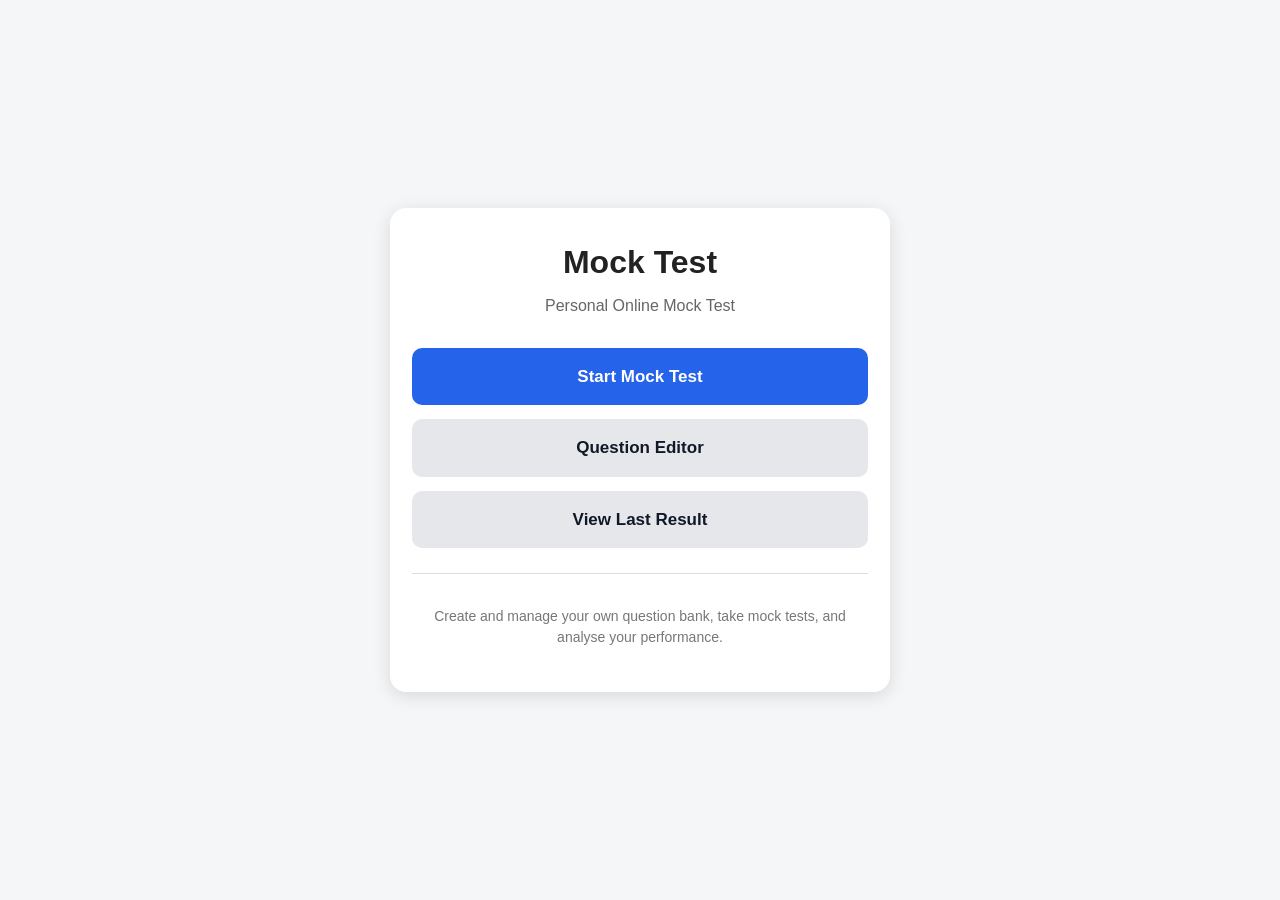
<file: index.html>
<!DOCTYPE html>
<html lang="en">
<head>
    <meta charset="UTF-8">

    <meta name="viewport"
          content="width=device-width, initial-scale=1.0">

    <title>Mock Test</title>

    <link rel="stylesheet" href="css/style.css">

    <style>
        * {
            box-sizing: border-box;
        }

        body {
            margin: 0;
            min-height: 100vh;
            font-family: Arial, sans-serif;
            background: #f4f6f8;
            display: flex;
            justify-content: center;
            align-items: center;
        }

        .container {
            width: 92%;
            max-width: 500px;
            background: white;
            padding: 30px 22px;
            border-radius: 16px;
            box-shadow: 0 4px 18px rgba(0, 0, 0, 0.12);
            text-align: center;
        }

        h1 {
            margin-top: 0;
            margin-bottom: 8px;
            font-size: 32px;
        }

        .subtitle {
            color: #666;
            margin-bottom: 30px;
            font-size: 16px;
        }

        .menu-button {
            display: block;
            width: 100%;
            padding: 16px;
            margin: 14px 0;
            border: none;
            border-radius: 10px;
            font-size: 17px;
            font-weight: bold;
            cursor: pointer;
            text-decoration: none;
        }

        .start {
            background: #2563eb;
            color: white;
        }

        .editor {
            background: #e5e7eb;
            color: #111827;
        }

        .result {
            background: #e5e7eb;
            color: #111827;
        }

        .menu-button:active {
            transform: scale(0.98);
        }

        .info {
            margin-top: 25px;
            padding-top: 18px;
            border-top: 1px solid #ddd;
            color: #777;
            font-size: 14px;
            line-height: 1.5;
        }
    </style>
</head>

<body>

    <main class="container">

        <h1>Mock Test</h1>

        <p class="subtitle">
            Personal Online Mock Test
        </p>

        <a href="test.html"
           class="menu-button start">
            Start Mock Test
        </a>

        <a href="editor.html"
           class="menu-button editor">
            Question Editor
        </a>

        <a href="result.html"
           class="menu-button result">
            View Last Result
        </a>

        <div class="info">
            <p>
                Create and manage your own question bank,
                take mock tests, and analyse your performance.
            </p>
        </div>

    </main>

</body>
</html>
</file>
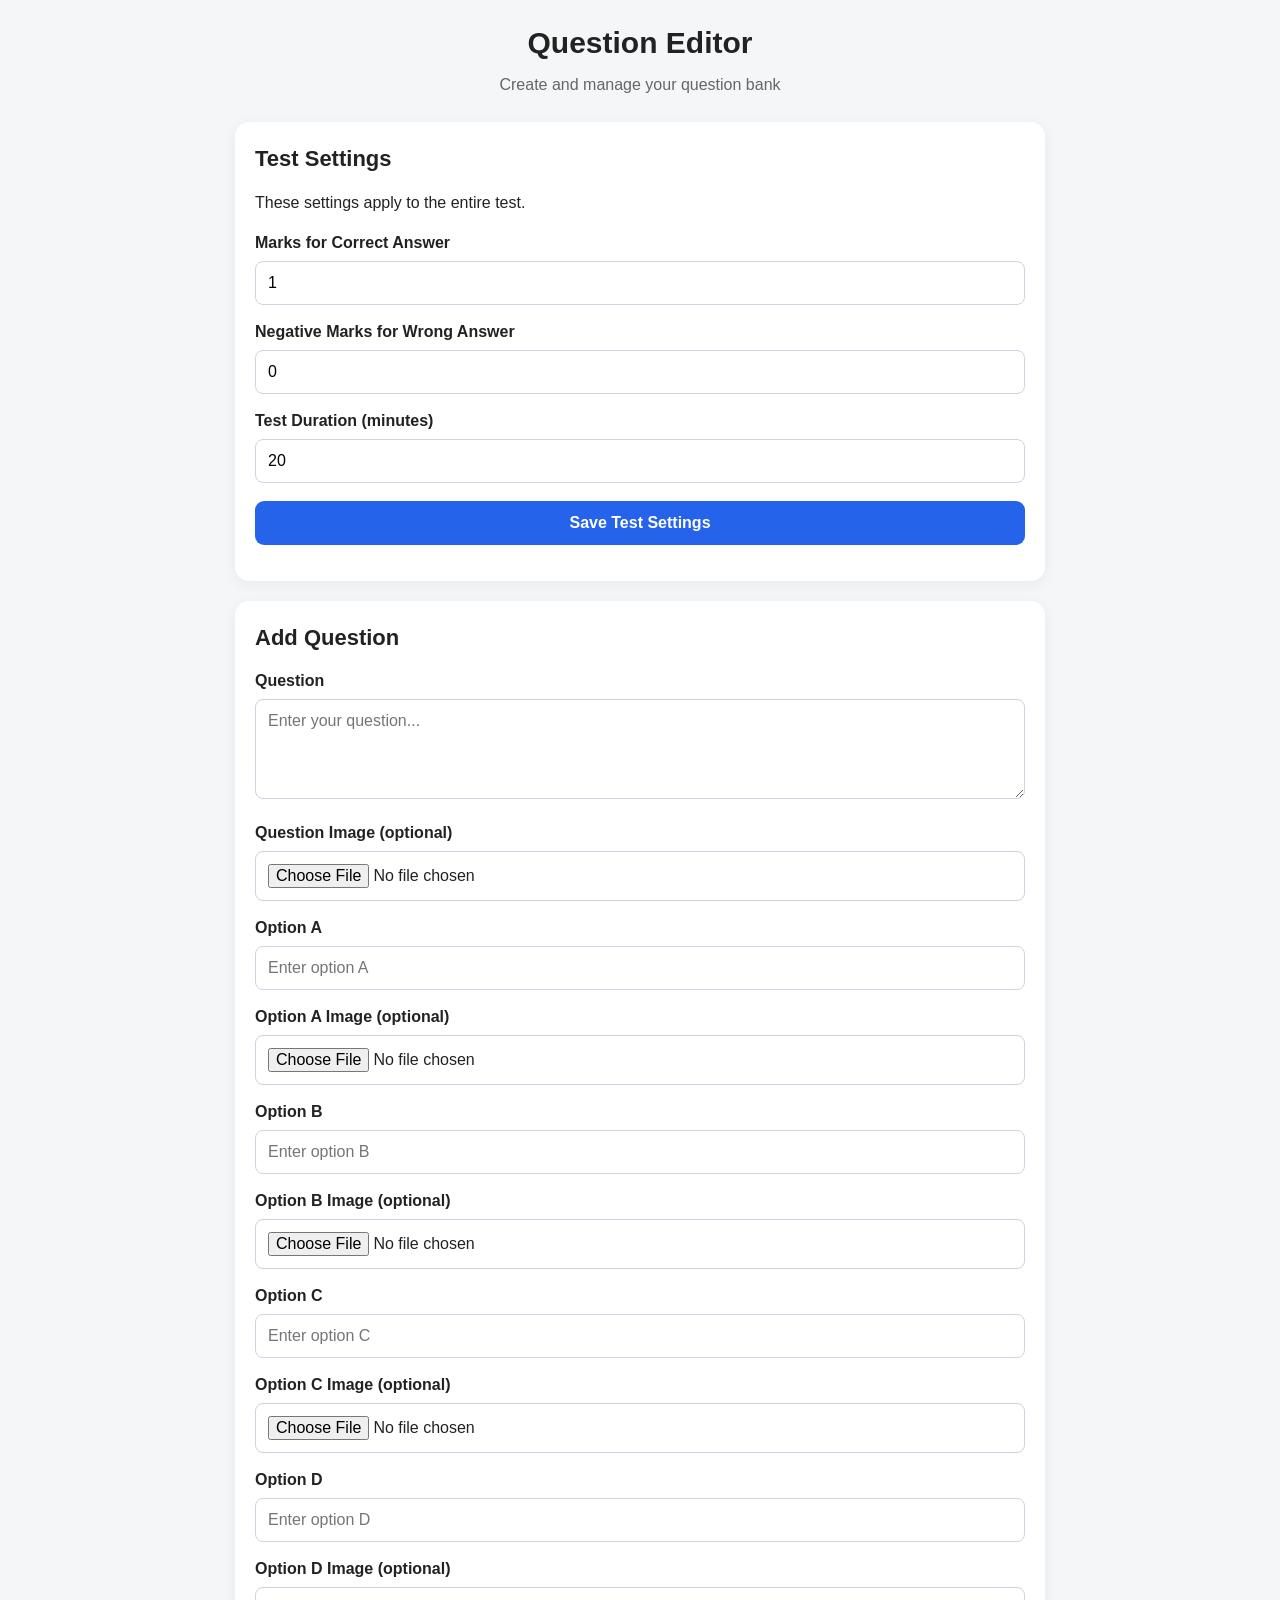
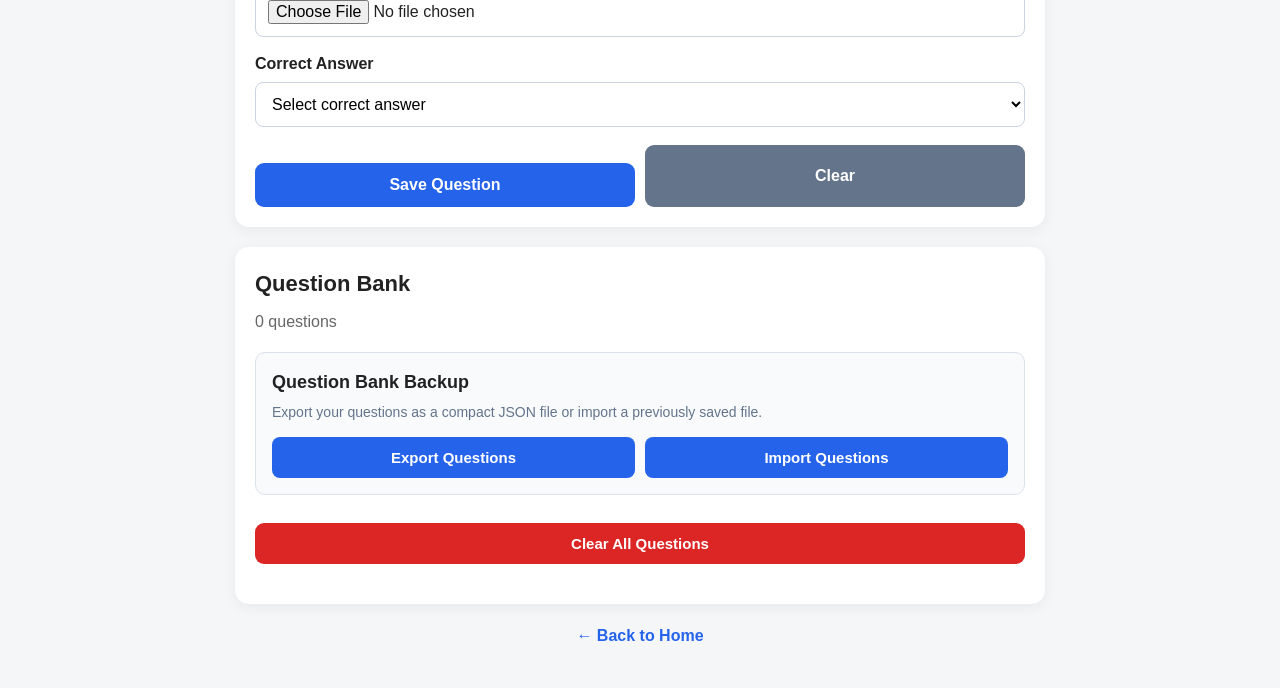
<file: editor.html>
<!DOCTYPE html>
<html lang="en">

<head>

    <meta charset="UTF-8">

    <meta
        name="viewport"
        content="width=device-width, initial-scale=1.0"
    >

    <title>Question Editor</title>

    <link
        rel="stylesheet"
        href="css/style.css"
    >

</head>


<body>


<div class="editor-container">


    <!-- ========================================= -->
    <!-- HEADER -->
    <!-- ========================================= -->

    <header>

        <h1>Question Editor</h1>

        <p class="subtitle">
            Create and manage your question bank
        </p>

    </header>


    <!-- ========================================= -->
    <!-- TEST SETTINGS -->
    <!-- ========================================= -->

    <section class="settings-section">

        <h2>Test Settings</h2>

        <p>
            These settings apply to the entire test.
        </p>


        <label for="positiveMarks">
            Marks for Correct Answer
        </label>

        <input
            type="number"
            id="positiveMarks"
            min="0"
            step="0.25"
            required
        >


        <label for="negativeMarks">
            Negative Marks for Wrong Answer
        </label>

        <input
            type="number"
            id="negativeMarks"
            min="0"
            step="0.25"
            required
        >


        <label for="testDuration">
            Test Duration (minutes)
        </label>

        <input
            type="number"
            id="testDuration"
            min="1"
            step="1"
            required
        >


        <button
            type="button"
            id="saveSettingsButton"
        >
            Save Test Settings
        </button>


        <p id="settingsMessage"></p>

    </section>


    <!-- ========================================= -->
    <!-- QUESTION FORM -->
    <!-- ========================================= -->

    <section class="question-section">


        <h2 id="formTitle">
            Add Question
        </h2>


        <form id="questionForm">


            <input
                type="hidden"
                id="questionId"
            >


            <!-- ===================================== -->
            <!-- QUESTION -->
            <!-- ===================================== -->

            <label for="question">
                Question
            </label>

            <textarea
                id="question"
                rows="4"
                placeholder="Enter your question..."
            ></textarea>


            <label for="questionImage">
                Question Image
                <span>(optional)</span>
            </label>

            <input
                type="file"
                id="questionImage"
                accept="image/*"
            >

            <div
                id="questionImagePreview"
                class="media-preview"
            ></div>


            <!-- ===================================== -->
            <!-- OPTION A -->
            <!-- ===================================== -->

            <label for="optionA">
                Option A
            </label>

            <input
                type="text"
                id="optionA"
                placeholder="Enter option A"
            >


            <label for="optionAImage">
                Option A Image
                <span>(optional)</span>
            </label>

            <input
                type="file"
                id="optionAImage"
                accept="image/*"
            >

            <div
                id="optionAImagePreview"
                class="media-preview"
            ></div>


            <!-- ===================================== -->
            <!-- OPTION B -->
            <!-- ===================================== -->

            <label for="optionB">
                Option B
            </label>

            <input
                type="text"
                id="optionB"
                placeholder="Enter option B"
            >


            <label for="optionBImage">
                Option B Image
                <span>(optional)</span>
            </label>

            <input
                type="file"
                id="optionBImage"
                accept="image/*"
            >

            <div
                id="optionBImagePreview"
                class="media-preview"
            ></div>


            <!-- ===================================== -->
            <!-- OPTION C -->
            <!-- ===================================== -->

            <label for="optionC">
                Option C
            </label>

            <input
                type="text"
                id="optionC"
                placeholder="Enter option C"
            >


            <label for="optionCImage">
                Option C Image
                <span>(optional)</span>
            </label>

            <input
                type="file"
                id="optionCImage"
                accept="image/*"
            >

            <div
                id="optionCImagePreview"
                class="media-preview"
            ></div>


            <!-- ===================================== -->
            <!-- OPTION D -->
            <!-- ===================================== -->

            <label for="optionD">
                Option D
            </label>

            <input
                type="text"
                id="optionD"
                placeholder="Enter option D"
            >


            <label for="optionDImage">
                Option D Image
                <span>(optional)</span>
            </label>

            <input
                type="file"
                id="optionDImage"
                accept="image/*"
            >

            <div
                id="optionDImagePreview"
                class="media-preview"
            ></div>


            <!-- ===================================== -->
            <!-- CORRECT ANSWER -->
            <!-- ===================================== -->

            <label for="correctAnswer">
                Correct Answer
            </label>

            <select
                id="correctAnswer"
                required
            >

                <option value="">
                    Select correct answer
                </option>

                <option value="A">
                    Option A
                </option>

                <option value="B">
                    Option B
                </option>

                <option value="C">
                    Option C
                </option>

                <option value="D">
                    Option D
                </option>

            </select>


            <!-- ===================================== -->
            <!-- BUTTONS -->
            <!-- ===================================== -->

            <div class="button-row">


                <button
                    type="submit"
                    id="saveButton"
                >
                    Save Question
                </button>


                <button
                    type="button"
                    id="cancelButton"
                >
                    Clear
                </button>


            </div>


        </form>

    </section>


    <!-- ========================================= -->
    <!-- QUESTION BANK -->
    <!-- ========================================= -->

    <section class="question-list">


        <h2>
            Question Bank
        </h2>


        <div id="questionCount">
            0 questions
        </div>


        <!-- ======================================= -->
        <!-- IMPORT / EXPORT -->
        <!-- ======================================= -->

        <div class="import-export-section">


            <h3>
                Question Bank Backup
            </h3>


            <p>
                Export your questions as a compact JSON
                file or import a previously saved file.
            </p>


            <div class="import-export-buttons">


                <button
                    type="button"
                    id="exportButton"
                >
                    Export Questions
                </button>


                <button
                    type="button"
                    id="importButton"
                >
                    Import Questions
                </button>


                <input
                    type="file"
                    id="importFile"
                    accept=".json,application/json"
                    hidden
                >


            </div>


        </div>


        <!-- ======================================= -->
        <!-- CLEAR ALL -->
        <!-- ======================================= -->

        <button
            type="button"
            id="clearAllButton"
        >
            Clear All Questions
        </button>


        <!-- ======================================= -->
        <!-- QUESTIONS -->
        <!-- ======================================= -->

        <div id="questionsContainer"></div>


    </section>


    <!-- ========================================= -->
    <!-- BACK HOME -->
    <!-- ========================================= -->

    <a
        href="index.html"
        class="home-link"
    >
        ← Back to Home
    </a>


</div>


<!-- ============================================= -->
<!-- JAVASCRIPT -->
<!-- ============================================= -->

<script src="js/storage.js"></script>

<script src="js/editor.js"></script>


</body>

</html>
</file>
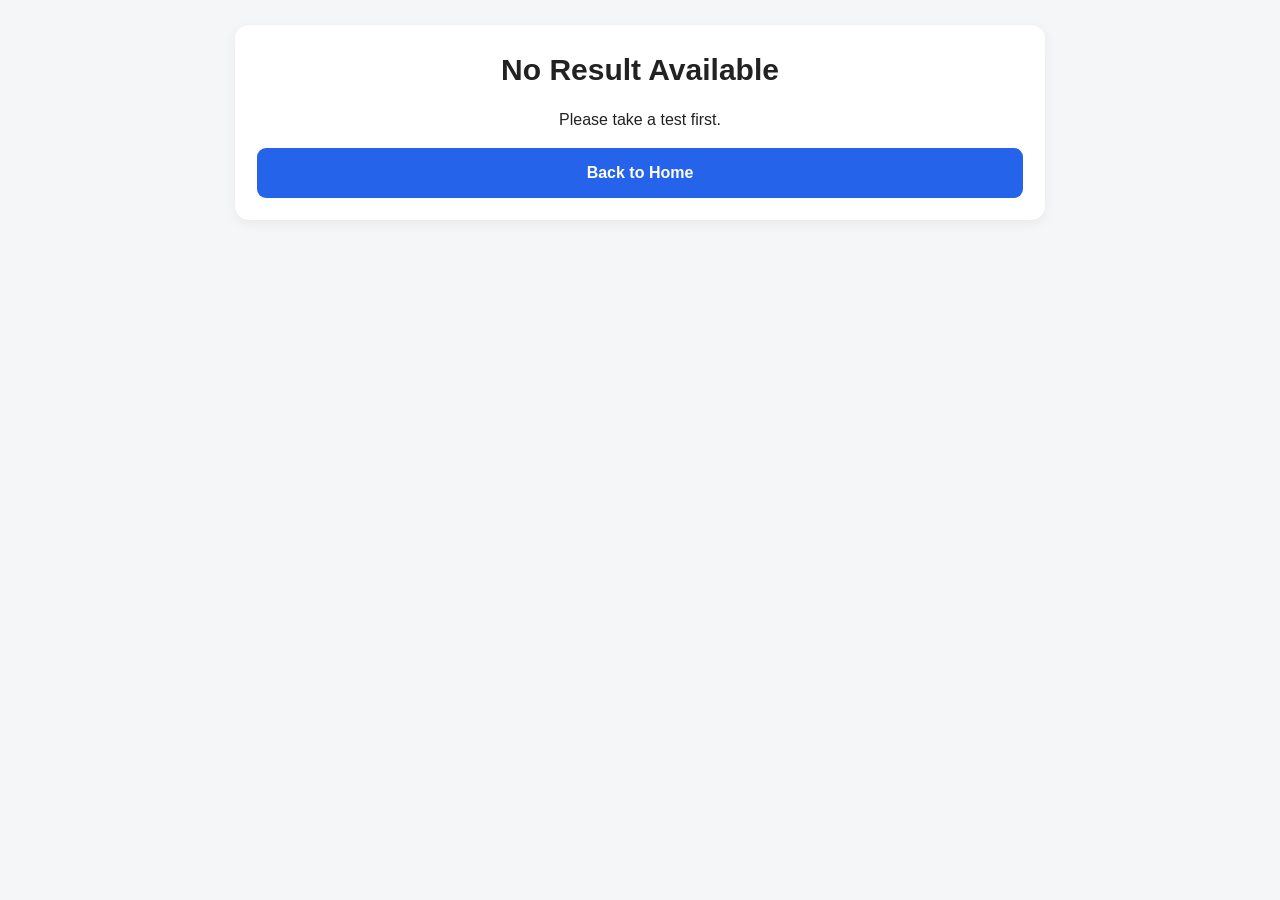
<file: result.html>
<!DOCTYPE html>
<html lang="en">

<head>

    <meta charset="UTF-8">

    <meta name="viewport"
          content="width=device-width, initial-scale=1.0">

    <title>Test Result</title>

    <link rel="stylesheet"
          href="css/style.css">

</head>


<body>

<div class="result-container">


    <!-- ========================================= -->
    <!-- HEADER -->
    <!-- ========================================= -->

    <header class="result-header">

        <h1>Test Result</h1>

        <p id="submissionStatus"></p>

    </header>



    <!-- ========================================= -->
    <!-- SCORE -->
    <!-- ========================================= -->

    <section class="score-card">

        <div class="score-title">
            Your Score
        </div>

        <div
            class="score"
            id="score">
            0
        </div>

        <div
            class="percentage"
            id="percentage">
            0%
        </div>

    </section>


    <!-- ========================================= -->
    <!-- MARKING BREAKDOWN -->
    <!-- ========================================= -->

    <section class="mark-breakdown">

        <h2>
            Marking Breakdown
        </h2>


        <div class="table-wrapper">

            <table class="mark-table">

                <thead>

                    <tr>

                        <th>
                            Category
                        </th>

                        <th>
                            Number of Questions
                        </th>

                        <th>
                            Mark per Question
                        </th>

                        <th>
                            Net Mark
                        </th>

                    </tr>

                </thead>


                <tbody>

                    <!-- CORRECT -->

                    <tr>

                        <td>
                            Correct
                        </td>

                        <td id="correctQuestionCount">
                            0
                        </td>

                        <td id="correctMarkPerQuestion">
                            0
                        </td>

                        <td id="correctNetMark">
                            0
                        </td>

                    </tr>


                    <!-- WRONG -->

                    <tr>

                        <td>
                            Wrong
                        </td>

                        <td id="wrongQuestionCount">
                            0
                        </td>

                        <td id="wrongMarkPerQuestion">
                            0
                        </td>

                        <td id="wrongNetMark">
                            0
                        </td>

                    </tr>


                    <!-- UNANSWERED -->

                    <tr>

                        <td>
                            Unanswered
                        </td>

                        <td id="unansweredQuestionCount">
                            0
                        </td>

                        <td id="unansweredMarkPerQuestion">
                            0
                        </td>

                        <td id="unansweredNetMark">
                            0
                        </td>

                    </tr>


                    <!-- TOTAL -->

                    <tr class="total-row">

                        <td>
                            <strong>Total</strong>
                        </td>

                        <td>
                            <strong id="totalQuestionCount">
                                0
                            </strong>
                        </td>

                        <td>
                            —
                        </td>

                        <td>
                            <strong id="totalNetMark">
                                0
                            </strong>
                        </td>

                    </tr>

                </tbody>

            </table>

        </div>

    </section>



    <!-- ========================================= -->
    <!-- PERFORMANCE -->
    <!-- ========================================= -->

    <section class="performance-card">

        <h2>
            Performance
        </h2>

        <p id="performanceMessage"></p>

    </section>



    <!-- ========================================= -->
    <!-- TIME ANALYSIS -->
    <!-- ========================================= -->

    <section class="feedback-section">

        <h2>
            Time Analysis
        </h2>

        <p id="averageTime"></p>

        <div id="slowQuestions"></div>

    </section>



    <!-- ========================================= -->
    <!-- QUESTION-WISE ANALYSIS -->
    <!-- ========================================= -->

    <section class="feedback-section">

        <h2>
            Questions-wise Analysis
        </h2>

        <p>
            <span class="legend-blue">
                Blue text
            </span>
            = Your selected answer
        </p>

        <p>
            <span class="legend-green">
                Green background
            </span>
            = Actual correct answer
        </p>


        <div id="questionResults">

        </div>

    </section>



    <!-- ========================================= -->
    <!-- BUTTONS -->
    <!-- ========================================= -->

    <div class="result-buttons">

        <a
            href="test.html"
            class="result-button">

            Take Test Again

        </a>


        <a
            href="editor.html"
            class="result-button">

            Question Editor

        </a>


        <a
            href="index.html"
            class="result-button">

            Back to Home

        </a>

    </div>


</div>



<script src="js/storage.js"></script>

<script src="js/result.js"></script>


</body>

</html>
</file>
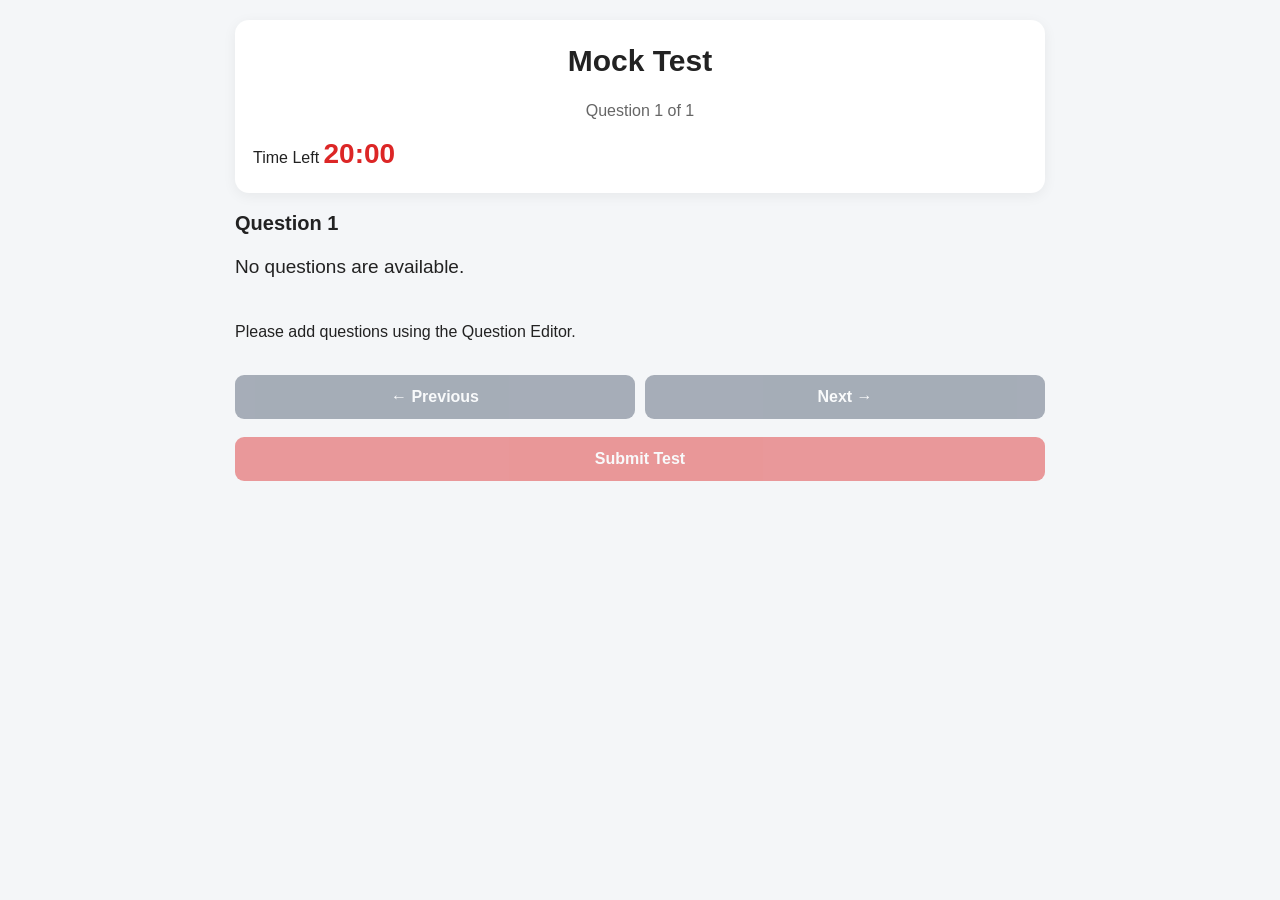
<file: test.html>
<!DOCTYPE html>
<html lang="en">

<head>

    <meta charset="UTF-8">

    <meta name="viewport"
          content="width=device-width, initial-scale=1.0">

    <title>Mock Test</title>

    <link rel="stylesheet"
          href="css/style.css">

</head>


<body>

    <div class="test-container">


        <!-- ========================================= -->
        <!-- Test Header -->
        <!-- ========================================= -->

        <header class="test-header">


            <div>

                <h1>Mock Test</h1>

                <p id="progressText">
                    Question 1 of 1
                </p>

            </div>


            <div class="timer-box">

                <span>
                    Time Left
                </span>


                <strong id="timer">
                    20:00
                </strong>

            </div>


        </header>



        <!-- ========================================= -->
        <!-- Question -->
        <!-- ========================================= -->

        <main class="question-area">


            <div
                class="question-number"
                id="questionNumber">

                Question 1

            </div>


            <div
                class="question-text"
                id="questionText">

                Loading question...

            </div>



            <!-- Answer Options -->

            <div
                id="optionsContainer"
                class="options-container">
            </div>


        </main>



        <!-- ========================================= -->
        <!-- Previous / Next -->
        <!-- ========================================= -->

        <div class="test-navigation">


            <button
                type="button"
                id="previousButton">

                ← Previous

            </button>


            <button
                type="button"
                id="nextButton">

                Next →

            </button>


        </div>



        <!-- ========================================= -->
        <!-- Submit -->
        <!-- ========================================= -->

        <div class="submit-section">


            <button
                type="button"
                id="submitButton">

                Submit Test

            </button>


        </div>


    </div>



    <!-- ============================================= -->
    <!-- JavaScript -->
    <!-- ============================================= -->

    <script src="js/storage.js"></script>

    <script src="js/test.js"></script>


</body>

</html>
</file>
<file: css/style.css>
/* ======================================================
   MOCK TEST - MAIN STYLE SHEET
   ====================================================== */


/* ======================================================
   GENERAL
   ====================================================== */

* {
    box-sizing: border-box;
}


body {
    margin: 0;

    font-family:
        Arial,
        Helvetica,
        sans-serif;

    background: #f4f6f8;

    color: #222;

    line-height: 1.5;
}


button,
input,
textarea,
select {
    font-family: inherit;
}


button {
    cursor: pointer;
}


a {
    text-decoration: none;
}


/* ======================================================
   COMMON CONTAINER
   ====================================================== */

.editor-container,
.result-container,
.test-container,
.home-container {
    width: 100%;

    max-width: 850px;

    margin: 0 auto;

    padding: 20px;
}


/* ======================================================
   HEADINGS
   ====================================================== */

h1 {
    margin-top: 0;

    margin-bottom: 8px;

    font-size: 30px;

    text-align: center;
}


h2 {
    margin-top: 0;

    font-size: 22px;
}


.subtitle {
    margin-top: 0;

    margin-bottom: 25px;

    text-align: center;

    color: #666;
}


/* ======================================================
   HOME PAGE
   ====================================================== */

.home-container {
    min-height: 100vh;

    display: flex;

    flex-direction: column;

    justify-content: center;
}


.home-card {
    background: white;

    padding: 30px;

    border-radius: 16px;

    box-shadow:
        0 4px 18px rgba(0, 0, 0, 0.08);

    text-align: center;
}


.home-card h1 {
    font-size: 34px;
}


.home-description {
    color: #666;

    margin-bottom: 30px;
}


.home-buttons {
    display: flex;

    flex-direction: column;

    gap: 14px;
}


.home-button {
    display: block;

    padding: 14px 18px;

    border-radius: 10px;

    background: #2563eb;

    color: white;

    font-size: 17px;

    font-weight: bold;

    text-align: center;
}


.home-button:hover {
    opacity: 0.9;
}


/* ======================================================
   COMMON SECTIONS
   ====================================================== */

.settings-section,
.question-section,
.question-list,
.feedback-section,
.performance-card,
.score-card,
.statistics {
    background: white;

    border-radius: 14px;

    padding: 20px;

    margin-bottom: 20px;

    box-shadow:
        0 3px 14px rgba(0, 0, 0, 0.06);
}


/* ======================================================
   EDITOR
   ====================================================== */

.settings-section h2,
.question-section h2,
.question-list h2 {
    margin-bottom: 15px;
}


.settings-section label,
.question-section label {
    display: block;

    margin-top: 15px;

    margin-bottom: 6px;

    font-weight: bold;
}


.settings-section input,
.question-section input,
.question-section textarea,
.question-section select {
    width: 100%;

    padding: 12px;

    border: 1px solid #cbd5e1;

    border-radius: 8px;

    font-size: 16px;

    background: white;

    outline: none;
}


.settings-section input:focus,
.question-section input:focus,
.question-section textarea:focus,
.question-section select:focus {
    border-color: #2563eb;

    box-shadow:
        0 0 0 2px rgba(37, 99, 235, 0.12);
}


.question-section textarea {
    resize: vertical;

    min-height: 100px;
}


/* ======================================================
   BUTTONS
   ====================================================== */

button,
.result-button,
.home-link {
    transition:
        opacity 0.2s,
        transform 0.1s;
}


button:hover,
.result-button:hover,
.home-link:hover {
    opacity: 0.9;
}


button:active,
.result-button:active,
.home-link:active {
    transform: scale(0.98);
}


#saveSettingsButton,
#saveButton,
#submitButton {
    width: 100%;

    margin-top: 18px;

    padding: 13px;

    border: none;

    border-radius: 9px;

    background: #2563eb;

    color: white;

    font-size: 16px;

    font-weight: bold;
}


#cancelButton {
    padding: 13px;

    border: none;

    border-radius: 9px;

    background: #64748b;

    color: white;

    font-size: 16px;

    font-weight: bold;
}


.button-row {
    display: flex;

    gap: 10px;

    margin-top: 18px;
}


.button-row button {
    flex: 1;

    margin-top: 0;
}


/* ======================================================
   SETTINGS MESSAGE
   ====================================================== */

#settingsMessage {
    margin-bottom: 0;

    color: #15803d;

    font-weight: bold;
}


/* ======================================================
   QUESTION LIST
   ====================================================== */

#questionCount {
    color: #666;

    margin-top: -5px;

    margin-bottom: 12px;
}


#questionsContainer {
    display: flex;

    flex-direction: column;

    gap: 12px;
}


.question-card {
    border: 1px solid #dbe2ea;

    border-radius: 10px;

    padding: 15px;

    background: #fafafa;
}


.question-card h3 {
    margin-top: 0;

    margin-bottom: 8px;

    font-size: 17px;
}


.question-card p {
    margin: 5px 0;
}


.question-card button {
    margin-top: 10px;

    margin-right: 7px;

    padding: 8px 12px;

    border: none;

    border-radius: 7px;

    background: #2563eb;

    color: white;
}


/* ======================================================
   CLEAR ALL
   ====================================================== */

#clearAllButton {
    width: 100%;

    margin: 10px 0 20px;

    padding: 12px;

    border: none;

    border-radius: 9px;

    background: #dc2626;

    color: white;

    font-size: 15px;

    font-weight: bold;
}


/* ======================================================
   IMPORT / EXPORT
   ====================================================== */

.import-export-section {
    margin-top: 18px;

    margin-bottom: 18px;

    padding: 16px;

    border: 1px solid #dbe2ea;

    border-radius: 10px;

    background: #f8fafc;
}


.import-export-section h3 {
    margin-top: 0;

    margin-bottom: 6px;

    font-size: 18px;
}


.import-export-section p {
    margin-top: 0;

    color: #64748b;

    font-size: 14px;
}


.import-export-buttons {
    display: flex;

    gap: 10px;
}


.import-export-buttons button {
    flex: 1;

    padding: 12px;

    border: none;

    border-radius: 8px;

    background: #2563eb;

    color: white;

    font-size: 15px;

    font-weight: bold;
}


/* ======================================================
   TEST PAGE
   ====================================================== */

.test-container {
    min-height: 100vh;
}


.test-header {
    background: white;

    border-radius: 14px;

    padding: 18px;

    margin-bottom: 15px;

    box-shadow:
        0 3px 14px rgba(0, 0, 0, 0.06);
}


.test-header h1 {
    margin-bottom: 15px;
}


#progressText {
    text-align: center;

    color: #666;

    margin-bottom: 10px;
}


#timer {
    text-align: center;

    font-size: 28px;

    font-weight: bold;

    color: #dc2626;
}


.question-card-test {
    background: white;

    border-radius: 14px;

    padding: 22px;

    box-shadow:
        0 3px 14px rgba(0, 0, 0, 0.06);

    margin-bottom: 15px;
}


#questionNumber {
    font-size: 20px;

    font-weight: bold;

    margin-bottom: 15px;
}


#questionText {
    font-size: 19px;

    font-weight: 500;

    margin-bottom: 22px;
}


/* ======================================================
   ANSWER OPTIONS
   ====================================================== */

#optionsContainer {
    display: flex;

    flex-direction: column;

    gap: 12px;
}


.answer-option {
    display: flex;

    align-items: flex-start;

    gap: 10px;

    padding: 14px;

    border: 1px solid #d1d5db;

    border-radius: 10px;

    background: #fafafa;

    cursor: pointer;
}


.answer-option:hover {
    background: #f1f5f9;
}


.answer-option input {
    margin-top: 4px;

    flex-shrink: 0;
}


/* ======================================================
   TEST NAVIGATION
   ====================================================== */

.test-navigation {
    display: flex;

    gap: 10px;

    margin-top: 15px;
}


#previousButton,
#nextButton,
#submitButton {
    flex: 1;

    padding: 13px;

    border: none;

    border-radius: 9px;

    font-size: 16px;

    font-weight: bold;
}


#previousButton,
#nextButton {
    background: #475569;

    color: white;
}


#submitButton {
    background: #dc2626;

    color: white;
}


button:disabled {
    opacity: 0.45;

    cursor: not-allowed;

    transform: none;
}


/* ======================================================
   RESULT PAGE
   ====================================================== */

.result-container {
    padding-top: 25px;
}


.result-header {
    background: white;

    padding: 22px;

    border-radius: 14px;

    margin-bottom: 20px;

    box-shadow:
        0 3px 14px rgba(0, 0, 0, 0.06);

    text-align: center;
}


.result-header h1 {
    margin-bottom: 8px;
}


#submissionStatus {
    color: #666;

    margin-bottom: 0;
}


/* ======================================================
   SCORE
   ====================================================== */

.score-card {
    text-align: center;
}


.score-title {
    color: #666;

    font-size: 17px;

    margin-bottom: 5px;
}


.score {
    font-size: 42px;

    font-weight: bold;

    color: #2563eb;
}


.percentage {
    font-size: 25px;

    font-weight: bold;

    margin-top: 5px;
}


/* ======================================================
   STATISTICS
   ====================================================== */

.statistics {
    display: grid;

    grid-template-columns:
        repeat(4, 1fr);

    gap: 10px;

    padding: 15px;
}


.stat-card {
    text-align: center;

    padding: 12px 5px;

    border-radius: 10px;

    background: #f1f5f9;
}


.stat-card span {
    display: block;

    font-size: 13px;

    color: #64748b;

    margin-bottom: 5px;
}


.stat-card strong {
    font-size: 23px;
}


/* ======================================================
   PERFORMANCE
   ====================================================== */

.performance-card {
    text-align: center;

    background: #eff6ff;
}


.performance-card h2 {
    margin-bottom: 8px;
}


#performanceMessage {
    margin-bottom: 0;

    font-size: 17px;
}


/* ======================================================
   QUESTION-WISE RESULT
   ====================================================== */

#questionResults {
    display: flex;

    flex-direction: column;

    gap: 15px;
}


.result-question-card {
    border: 1px solid #dbe2ea;

    border-radius: 11px;

    padding: 16px;

    background: #fafafa;
}


.result-question-header {
    display: flex;

    justify-content: space-between;

    align-items: center;

    gap: 10px;

    margin-bottom: 12px;
}


.result-question-header strong {
    font-size: 17px;
}


.result-question-header span {
    padding: 4px 9px;

    border-radius: 20px;

    background: #e2e8f0;

    font-size: 13px;

    font-weight: bold;
}


.result-question-text {
    margin-bottom: 15px;

    font-size: 16px;

    font-weight: 500;
}


.result-question-card p {
    margin: 8px 0;
}


/* ======================================================
   RESULT BUTTONS
   ====================================================== */

.result-buttons {
    display: flex;

    flex-direction: column;

    gap: 10px;

    margin-top: 20px;

    margin-bottom: 20px;
}


.result-button {
    display: block;

    padding: 13px;

    border-radius: 9px;

    background: #2563eb;

    color: white;

    font-weight: bold;

    text-align: center;
}


/* ======================================================
   HOME LINK
   ====================================================== */

.home-link {
    display: block;

    margin: 20px 0;

    text-align: center;

    color: #2563eb;

    font-weight: bold;
}


/* ======================================================
   MOBILE
   ====================================================== */

@media (max-width: 600px) {

    .editor-container,
    .result-container,
    .test-container,
    .home-container {
        padding: 12px;
    }


    h1 {
        font-size: 26px;
    }


    h2 {
        font-size: 20px;
    }


    .home-card {
        padding: 22px 16px;
    }


    .home-card h1 {
        font-size: 29px;
    }


    .settings-section,
    .question-section,
    .question-list,
    .feedback-section,
    .performance-card,
    .score-card,
    .statistics {
        padding: 16px;
    }


    .statistics {
        grid-template-columns:
            repeat(2, 1fr);
    }


    .score {
        font-size: 36px;
    }


    .percentage {
        font-size: 22px;
    }


    .test-navigation {
        flex-wrap: wrap;
    }


    #previousButton,
    #nextButton,
    #submitButton {
        min-width: 30%;
    }


    .result-question-header {
        align-items: flex-start;

        flex-direction: column;
    }


    .import-export-buttons {
        flex-direction: column;
    }

}
/* ======================================================
   MARKING BREAKDOWN TABLE
   ====================================================== */

.mark-breakdown {
    background: white;

    border-radius: 14px;

    padding: 20px;

    margin-bottom: 20px;

    box-shadow:
        0 3px 14px rgba(0, 0, 0, 0.06);
}


.mark-breakdown h2 {
    margin-top: 0;

    margin-bottom: 15px;
}


.table-wrapper {
    width: 100%;

    overflow-x: auto;
}


.mark-table {
    width: 100%;

    border-collapse: collapse;

    min-width: 500px;
}


.mark-table th,
.mark-table td {
    padding: 12px;

    border: 1px solid #dbe2ea;

    text-align: center;
}


.mark-table th {
    background: #f1f5f9;

    font-weight: bold;
}


.mark-table tbody tr:nth-child(even) {
    background: #fafafa;
}


.mark-table .total-row {
    background: #e8eef7;

    font-weight: bold;
}


/* ======================================================
   QUESTION-WISE OPTIONS
   ====================================================== */

.result-options {
    display: flex;

    flex-direction: column;

    gap: 8px;

    margin: 15px 0;
}


.result-answer-option {
    padding: 11px 13px;

    border: 1px solid #dbe2ea;

    border-radius: 8px;

    background: #ffffff;

    transition:
        background 0.2s,
        color 0.2s;
}


/*
 * Actual correct answer
 */

.result-answer-option.correct-option {
    background: #dcfce7;

    border-color: #86efac;
}


/*
 * User-selected answer
 *
 * Blue font.
 */

.result-answer-option.selected-option {
    color: #2563eb;

    font-weight: bold;
}


/*
 * If selected answer is also the
 * correct answer, it keeps:
 *
 * green background
 * blue text
 */

.result-answer-option.correct-option.selected-option {
    background: #dcfce7;

    color: #2563eb;

    font-weight: bold;
}


/* ======================================================
   LEGEND
   ====================================================== */

.legend-blue {
    color: #2563eb;

    font-weight: bold;
}


.legend-green {
    display: inline-block;

    padding: 2px 6px;

    border-radius: 4px;

    background: #dcfce7;

    font-weight: bold;
}


/* ======================================================
   MOBILE TABLE
   ====================================================== */

@media (max-width: 600px) {

    .mark-breakdown {
        padding: 16px;
    }


    .mark-table {
        min-width: 450px;
    }


    .mark-table th,
    .mark-table td {
        padding: 9px 7px;

        font-size: 14px;
    }


    .result-answer-option {
        padding: 10px;
    }

}
/* ======================================================
   QUESTION / OPTION IMAGES
   ====================================================== */

.question-option-image {
    display: block;

    max-width: 100%;

    width: auto;

    height: auto;

    margin-top: 8px;

    object-fit: contain;
}
/* ======================================================
   RESULT QUESTION ANALYSIS
   ====================================================== */

.analysis-question {
    margin-bottom: 15px;
}

.analysis-options {
    display: flex;
    flex-direction: column;
    gap: 8px;
}

.analysis-option {
    padding: 10px;
    border: 1px solid #ddd;
    border-radius: 6px;
}

/* Actual correct answer */

.analysis-option.correct-option {
    background-color: #c6efce;
}

/* Option selected by the user */

.analysis-option.selected-option {
    color: blue;
}

/*
 * If the selected answer is also correct,
 * keep the green background and blue text.
 */

.analysis-option.correct-option.selected-option {
    color: blue;
    background-color: #c6efce;
}

/* Images */

.question-option-image {
    display: block;
    max-width: 100%;
    width: auto;
    height: auto;
    margin-top: 8px;
}

.status-correct {
    color: green;
    font-weight: bold;
}

.status-wrong {
    color: red;
    font-weight: bold;
}

.status-unanswered {
    font-weight: bold;
}
/* ======================================================
   EDITOR IMAGE SUPPORT
   ====================================================== */

.media-preview {
    margin: 8px 0 15px;
}

.editor-image-preview,
.editor-media-image {
    display: block;
    max-width: 100%;
    width: auto;
    height: auto;
    margin: 8px 0;
    object-fit: contain;
}

.remove-image-button {
    margin-bottom: 10px;
}

.editor-question-preview {
    margin: 10px 0 15px;
}

.editor-option-preview {
    margin: 8px 0;
    padding: 8px;
    border-radius: 5px;
}

.editor-correct-option {
    background-color: #c6efce;
}

.question-card-buttons {
    display: flex;
    gap: 10px;
    margin-top: 12px;
}
</file>
